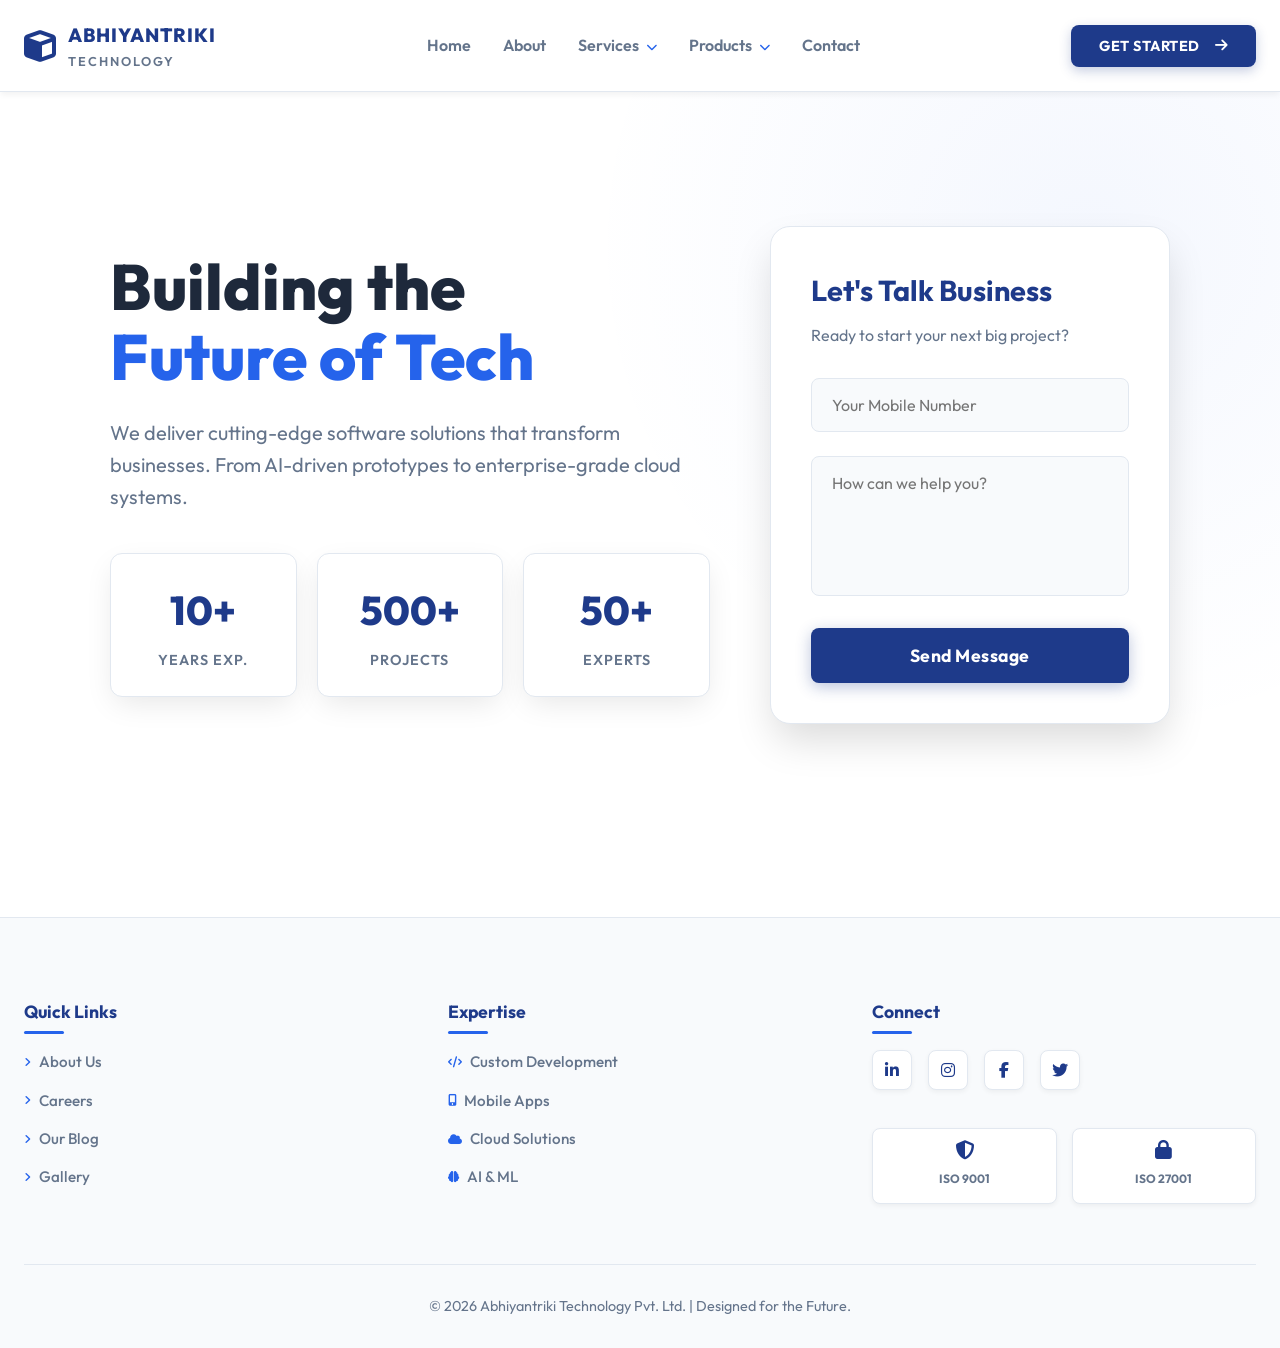
<file: recreated_page.html>
<!DOCTYPE html>
<html lang="en">

<head>
    <meta charset="UTF-8">
    <meta name="viewport" content="width=device-width, initial-scale=1.0">
    <title>Abhiyantriki - Next Gen Tech</title>
    <link rel="stylesheet" href="recreated_styles.css">
    <link rel="stylesheet" href="https://cdnjs.cloudflare.com/ajax/libs/font-awesome/6.4.0/css/all.min.css">
</head>

<body>

    <!-- Header -->
    <header>
        <div class="container header-inner">
            <div class="logo">
                <i class="fas fa-cube logo-icon"></i>
                <div class="logo-text">
                    <span>ABHIYANTRIKI</span>
                    <span>TECHNOLOGY</span>
                </div>
            </div>

            <nav>
                <ul class="nav-menu">
                    <li><a href="#" class="nav-link">Home</a></li>
                    <li><a href="#" class="nav-link">About</a></li>
                    <li><a href="#" class="nav-link">Services <i class="fas fa-chevron-down dropdown-indicator"></i></a>
                    </li>
                    <li><a href="#" class="nav-link">Products <i class="fas fa-chevron-down dropdown-indicator"></i></a>
                    </li>
                    <li><a href="#" class="nav-link">Contact</a></li>
                </ul>
            </nav>

            <button class="btn-quote">
                Get Started <i class="fas fa-arrow-right" style="margin-left: 5px;"></i>
            </button>
        </div>
    </header>

    <!-- Main Content -->
    <main class="main-content">
        <div class="container content-grid">
            <!-- Left Side: Hero Text & Stats -->
            <div class="hero-text">
                <h1>Building the <br><span class="gradient-text">Future of Tech</span></h1>
                <p>We deliver cutting-edge software solutions that transform businesses. From AI-driven prototypes to
                    enterprise-grade cloud systems.</p>

                <div class="stats-container">
                    <div class="stat-card">
                        <span class="stat-number">10+</span>
                        <span class="stat-label">Years Exp.</span>
                    </div>
                    <div class="stat-card">
                        <span class="stat-number">500+</span>
                        <span class="stat-label">Projects</span>
                    </div>
                    <div class="stat-card">
                        <span class="stat-number">50+</span>
                        <span class="stat-label">Experts</span>
                    </div>
                </div>
            </div>

            <!-- Right Side: Contact Form -->
            <div class="contact-form-card">
                <div class="form-header">
                    <h3>Let's Talk Business</h3>
                    <p>Ready to start your next big project?</p>
                </div>
                <form>
                    <div class="form-group">
                        <input type="text" class="form-input" placeholder="Your Mobile Number">
                    </div>
                    <div class="form-group">
                        <textarea class="form-input form-textarea" placeholder="How can we help you?"></textarea>
                    </div>
                    <button type="submit" class="btn-submit">Send Message</button>
                </form>
            </div>
        </div>
    </main>

    <!-- Footer -->
    <footer>
        <div class="container">
            <div class="footer-grid">
                <!-- Links Column -->
                <div class="footer-col">
                    <h4>Quick Links</h4>
                    <ul class="footer-links">
                        <li><a href="#"><i class="fas fa-angle-right"></i> About Us</a></li>
                        <li><a href="#"><i class="fas fa-angle-right"></i> Careers</a></li>
                        <li><a href="#"><i class="fas fa-angle-right"></i> Our Blog</a></li>
                        <li><a href="#"><i class="fas fa-angle-right"></i> Gallery</a></li>
                    </ul>
                </div>

                <!-- Expertise Column -->
                <div class="footer-col">
                    <h4>Expertise</h4>
                    <ul class="footer-links">
                        <li><a href="#"><i class="fas fa-code"></i> Custom Development</a></li>
                        <li><a href="#"><i class="fas fa-mobile-alt"></i> Mobile Apps</a></li>
                        <li><a href="#"><i class="fas fa-cloud"></i> Cloud Solutions</a></li>
                        <li><a href="#"><i class="fas fa-brain"></i> AI & ML</a></li>
                    </ul>
                </div>

                <!-- Contact & Badges Column -->
                <div class="footer-col contact-col">
                    <h4>Connect</h4>
                    <div class="social-icons">
                        <a href="#" class="social-btn"><i class="fab fa-linkedin-in"></i></a>
                        <a href="#" class="social-btn"><i class="fab fa-instagram"></i></a>
                        <a href="#" class="social-btn"><i class="fab fa-facebook-f"></i></a>
                        <a href="#" class="social-btn"><i class="fab fa-twitter"></i></a>
                    </div>

                    <div class="iso-badges">
                        <div class="iso-badge">
                            <i class="fas fa-shield-alt"></i>
                            <span class="iso-year">ISO 9001</span>
                        </div>
                        <div class="iso-badge">
                            <i class="fas fa-lock"></i>
                            <span class="iso-year">ISO 27001</span>
                        </div>
                    </div>
                </div>
            </div>

            <div class="copyright">
                <p>&copy; 2026 Abhiyantriki Technology Pvt. Ltd. | Designed for the Future.</p>
            </div>
        </div>
    </footer>

</body>

</html>
</file>
<file: recreated_styles.css>
@import url('https://fonts.googleapis.com/css2?family=Outfit:wght@300;400;500;600;700;800&display=swap');

:root {
    --bg-white: #ffffff;
    --bg-light: #f8fafc;
    --primary: #1e3a8a;
    /* Deep Navy */
    --primary-light: #2563eb;
    /* Brighter Blue */
    --accent: #f59e0b;
    /* Professional Orange/Gold Accent */
    --text-main: #1e293b;
    --text-muted: #64748b;
    --gradient-main: linear-gradient(135deg, #1e3a8a 0%, #2563eb 100%);
    --card-shadow: 0 10px 30px -5px rgba(0, 0, 0, 0.1);
    --hover-shadow: 0 20px 40px -5px rgba(0, 0, 0, 0.15);
    --border-color: #e2e8f0;
}

* {
    margin: 0;
    padding: 0;
    box-sizing: border-box;
    font-family: 'Outfit', sans-serif;
}

body {
    background-color: var(--bg-white);
    color: var(--text-main);
    line-height: 1.6;
    overflow-x: hidden;
}

a {
    text-decoration: none;
    color: inherit;
    transition: all 0.3s ease;
}

ul {
    list-style: none;
}

.container {
    max-width: 1280px;
    margin: 0 auto;
    padding: 0 24px;
}

/* Header */
header {
    background: rgba(255, 255, 255, 0.95);
    -webkit-backdrop-filter: blur(10px);
    backdrop-filter: blur(10px);
    padding: 20px 0;
    position: sticky;
    top: 0;
    z-index: 1000;
    border-bottom: 1px solid var(--border-color);
    box-shadow: 0 4px 6px -1px rgba(0, 0, 0, 0.05);
}

.header-inner {
    display: flex;
    justify-content: space-between;
    align-items: center;
}

.logo {
    display: flex;
    align-items: center;
    gap: 12px;
}

.logo-icon {
    font-size: 2rem;
    color: var(--primary);
}

.logo-text {
    display: flex;
    flex-direction: column;
}

.logo-text span:first-child {
    font-weight: 800;
    font-size: 1.2rem;
    letter-spacing: 1px;
    color: var(--primary);
}

.logo-text span:last-child {
    font-size: 0.8rem;
    color: var(--text-muted);
    letter-spacing: 2px;
    font-weight: 600;
}

.nav-menu {
    display: flex;
    gap: 32px;
    align-items: center;
}

.nav-link {
    font-weight: 600;
    color: var(--text-muted);
    font-size: 1rem;
    position: relative;
    padding: 5px 0;
}

.nav-link:hover {
    color: var(--primary);
}

.dropdown-indicator {
    font-size: 0.7rem;
    margin-left: 4px;
    color: var(--primary-light);
}

.btn-quote {
    background: var(--primary);
    /* Solid Deep Blue */
    color: white;
    padding: 12px 28px;
    border-radius: 8px;
    /* Slightly squarer for professional look */
    font-weight: 700;
    text-transform: uppercase;
    font-size: 0.9rem;
    letter-spacing: 0.5px;
    border: none;
    cursor: pointer;
    display: flex;
    align-items: center;
    gap: 10px;
    transition: all 0.3s;
    box-shadow: 0 4px 12px rgba(30, 58, 138, 0.25);
}

.btn-quote:hover {
    background: var(--primary-light);
    transform: translateY(-2px);
    box-shadow: 0 6px 16px rgba(30, 58, 138, 0.35);
}

/* Hero Section */
.main-content {
    position: relative;
    padding: 80px 0;
    min-height: 85vh;
    display: flex;
    align-items: center;
    background: radial-gradient(circle at 85% 20%, rgba(37, 99, 235, 0.05) 0%, transparent 40%);
}

.content-grid {
    display: grid;
    grid-template-columns: 1.2fr 0.8fr;
    gap: 60px;
    align-items: center;
}

/* Left Content */
.hero-text h1 {
    font-size: 4rem;
    line-height: 1.1;
    margin-bottom: 24px;
    font-weight: 800;
    color: var(--text-main);
}

.hero-text .gradient-text {
    color: var(--primary-light);
    /* Changed to solid blue instead of gradient for cleaner look */
}

.hero-text p {
    font-size: 1.25rem;
    color: var(--text-muted);
    margin-bottom: 40px;
    max-width: 600px;
}

.stats-container {
    display: grid;
    grid-template-columns: repeat(3, 1fr);
    gap: 20px;
    margin-top: 40px;
}

.stat-card {
    background: var(--bg-white);
    border: 1px solid var(--border-color);
    padding: 24px;
    border-radius: 12px;
    text-align: center;
    transition: all 0.3s;
    box-shadow: var(--card-shadow);
}

.stat-card:hover {
    transform: translateY(-5px);
    box-shadow: var(--hover-shadow);
    border-color: var(--primary-light);
}

.stat-number {
    font-size: 2.5rem;
    font-weight: 800;
    color: var(--primary);
    display: block;
    margin-bottom: 5px;
}

.stat-label {
    font-size: 0.9rem;
    color: var(--text-muted);
    text-transform: uppercase;
    letter-spacing: 1px;
    font-weight: 600;
}

/* Right Content */
.contact-form-card {
    padding: 40px;
    border-radius: 20px;
    background: var(--bg-white);
    box-shadow: var(--hover-shadow);
    border: 1px solid var(--border-color);
    position: relative;
    z-index: 10;
}

.form-header h3 {
    font-size: 1.8rem;
    margin-bottom: 10px;
    color: var(--primary);
    font-weight: 700;
}

.form-header p {
    color: var(--text-muted);
    margin-bottom: 30px;
}

.form-group {
    margin-bottom: 24px;
}

.form-input {
    width: 100%;
    padding: 16px 20px;
    background: var(--bg-light);
    border: 1px solid var(--border-color);
    border-radius: 8px;
    font-size: 1rem;
    color: var(--text-main);
    outline: none;
    transition: all 0.3s;
}

.form-input:focus {
    border-color: var(--primary);
    box-shadow: 0 0 0 3px rgba(37, 99, 235, 0.1);
    background: var(--bg-white);
}

.form-textarea {
    min-height: 140px;
    resize: none;
}

.btn-submit {
    width: 100%;
    padding: 16px;
    background: var(--primary);
    /* Solid Deep Blue */
    color: white;
    border: none;
    border-radius: 8px;
    font-size: 1.1rem;
    font-weight: 700;
    cursor: pointer;
    transition: all 0.3s;
    letter-spacing: 0.5px;
    box-shadow: 0 4px 15px rgba(30, 58, 138, 0.3);
}

.btn-submit:hover {
    background: var(--primary-light);
    transform: translateY(-2px);
    box-shadow: 0 8px 25px rgba(30, 58, 138, 0.4);
}

/* Footer */
footer {
    background: var(--bg-light);
    padding: 80px 0 30px;
    border-top: 1px solid var(--border-color);
    margin-top: 60px;
}

.footer-grid {
    display: grid;
    grid-template-columns: repeat(auto-fit, minmax(200px, 1fr));
    gap: 40px;
    margin-bottom: 60px;
}

.footer-col h4 {
    color: var(--primary);
    font-size: 1.1rem;
    font-weight: 700;
    margin-bottom: 24px;
    display: inline-block;
    position: relative;
}

.footer-col h4::after {
    content: '';
    position: absolute;
    bottom: -8px;
    left: 0;
    width: 40px;
    height: 3px;
    background: var(--primary-light);
    border-radius: 2px;
}

.footer-links li {
    margin-bottom: 14px;
}

.footer-links a {
    color: var(--text-muted);
    font-size: 0.95rem;
    display: flex;
    align-items: center;
    gap: 8px;
    font-weight: 500;
}

.footer-links a:hover {
    color: var(--primary);
    transform: translateX(5px);
}

.footer-links a i {
    font-size: 0.7rem;
    color: var(--primary-light);
}

.contact-col {
    display: flex;
    flex-direction: column;
}

.social-icons {
    display: flex;
    gap: 16px;
    margin-bottom: 30px;
}

.social-btn {
    width: 40px;
    height: 40px;
    border-radius: 8px;
    background: var(--bg-white);
    display: flex;
    align-items: center;
    justify-content: center;
    color: var(--primary);
    transition: all 0.3s;
    border: 1px solid var(--border-color);
    box-shadow: 0 2px 5px rgba(0, 0, 0, 0.05);
}

.social-btn:hover {
    background: var(--primary);
    color: white;
    transform: translateY(-3px);
    border-color: var(--primary);
    box-shadow: 0 5px 15px rgba(30, 58, 138, 0.3);
}

.iso-badges {
    display: flex;
    gap: 15px;
    margin-top: auto;
}

.iso-badge {
    text-align: center;
    background: var(--bg-white);
    padding: 12px;
    border-radius: 8px;
    border: 1px solid var(--border-color);
    box-shadow: 0 2px 5px rgba(0, 0, 0, 0.05);
    flex: 1;
}

.iso-badge i {
    color: var(--primary);
    font-size: 1.2rem;
    margin-bottom: 5px;
    display: block;
}

.iso-year {
    font-size: 0.75rem;
    color: var(--text-muted);
    font-weight: 700;
}

.copyright {
    text-align: center;
    padding-top: 30px;
    border-top: 1px solid var(--border-color);
    color: var(--text-muted);
    font-size: 0.9rem;
}

/* Animations */
@keyframes float {
    0% {
        transform: translateY(0px);
    }

    50% {
        transform: translateY(-8px);
    }

    100% {
        transform: translateY(0px);
    }
}

.contact-form-card {
    animation: float 6s ease-in-out infinite;
}

/* Responsive */
@media (max-width: 1024px) {
    .content-grid {
        grid-template-columns: 1fr;
        gap: 40px;
    }

    .hero-text {
        text-align: center;
    }

    .hero-text h1 {
        font-size: 3rem;
    }

    .hero-text p {
        margin: 0 auto 40px;
    }

    .contact-form-card {
        max-width: 600px;
        margin: 0 auto;
    }

    .btn-quote {
        display: none;
    }
}
</file>
